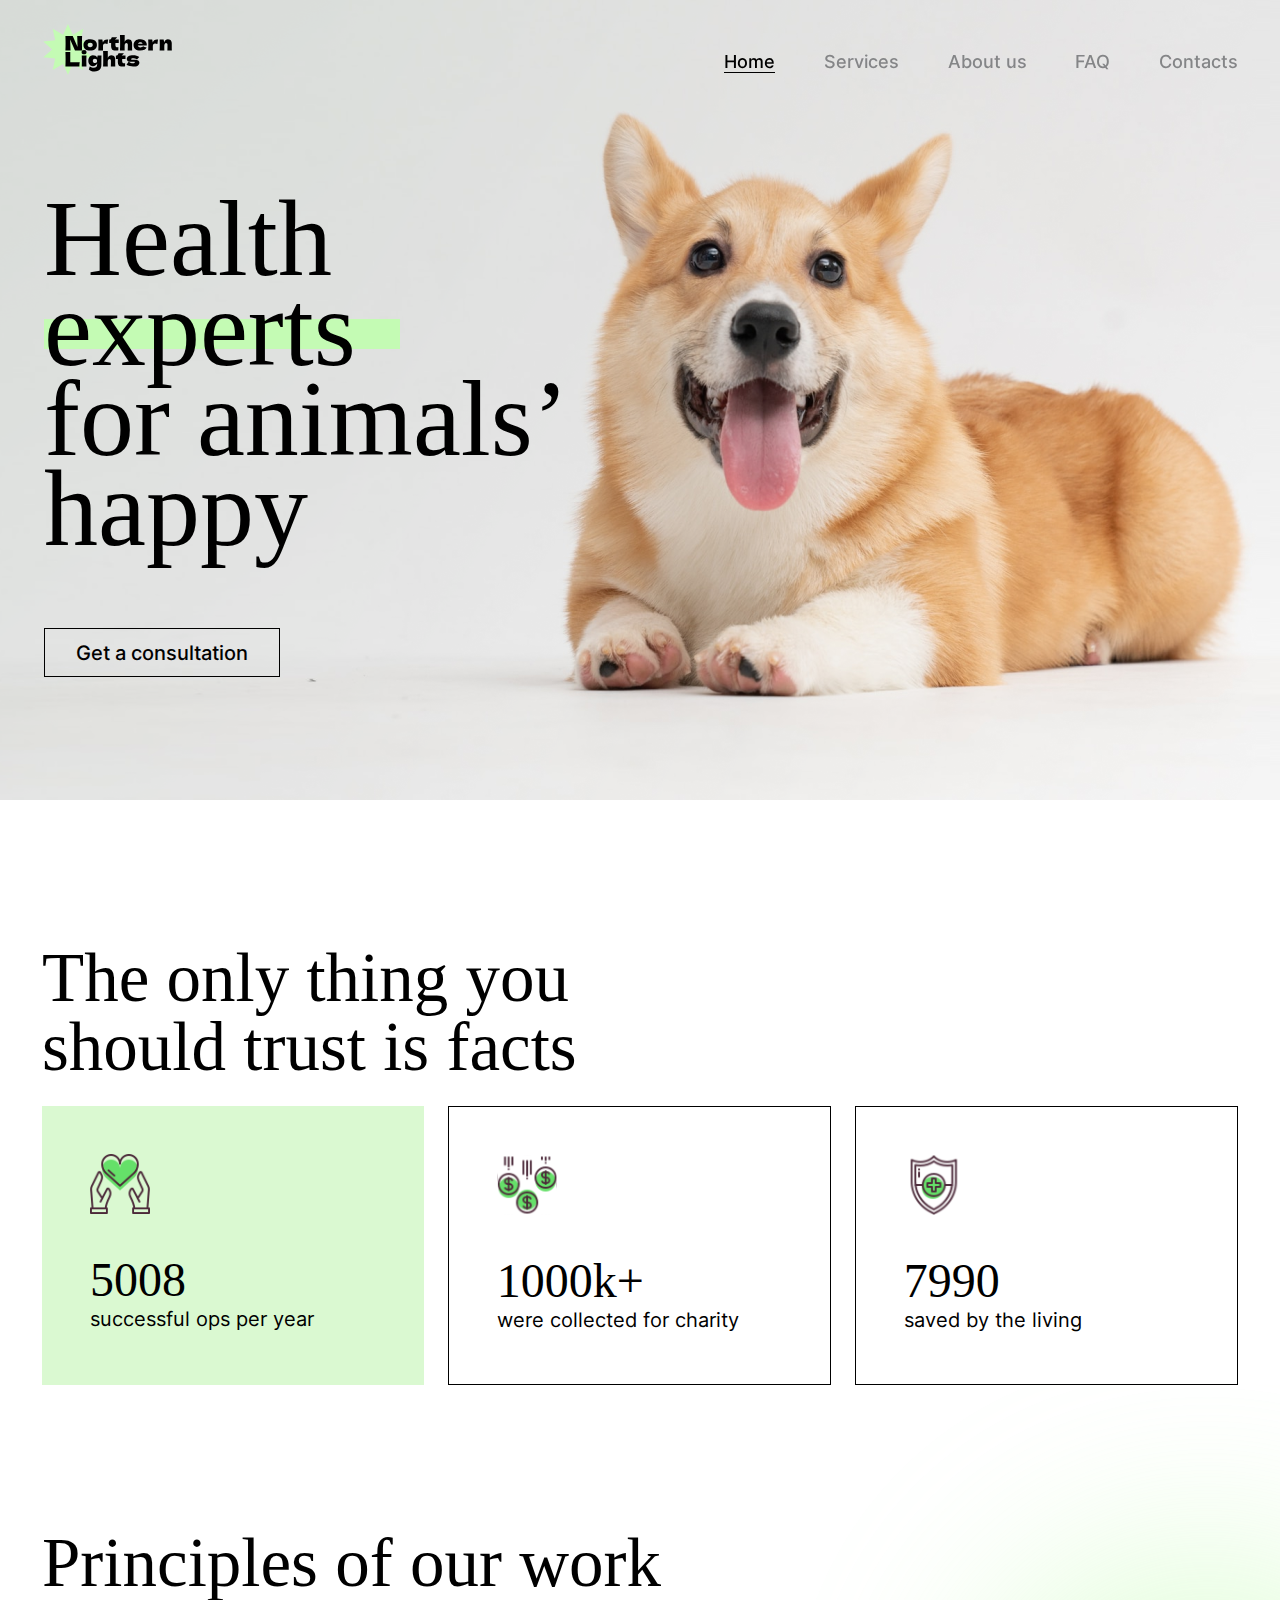
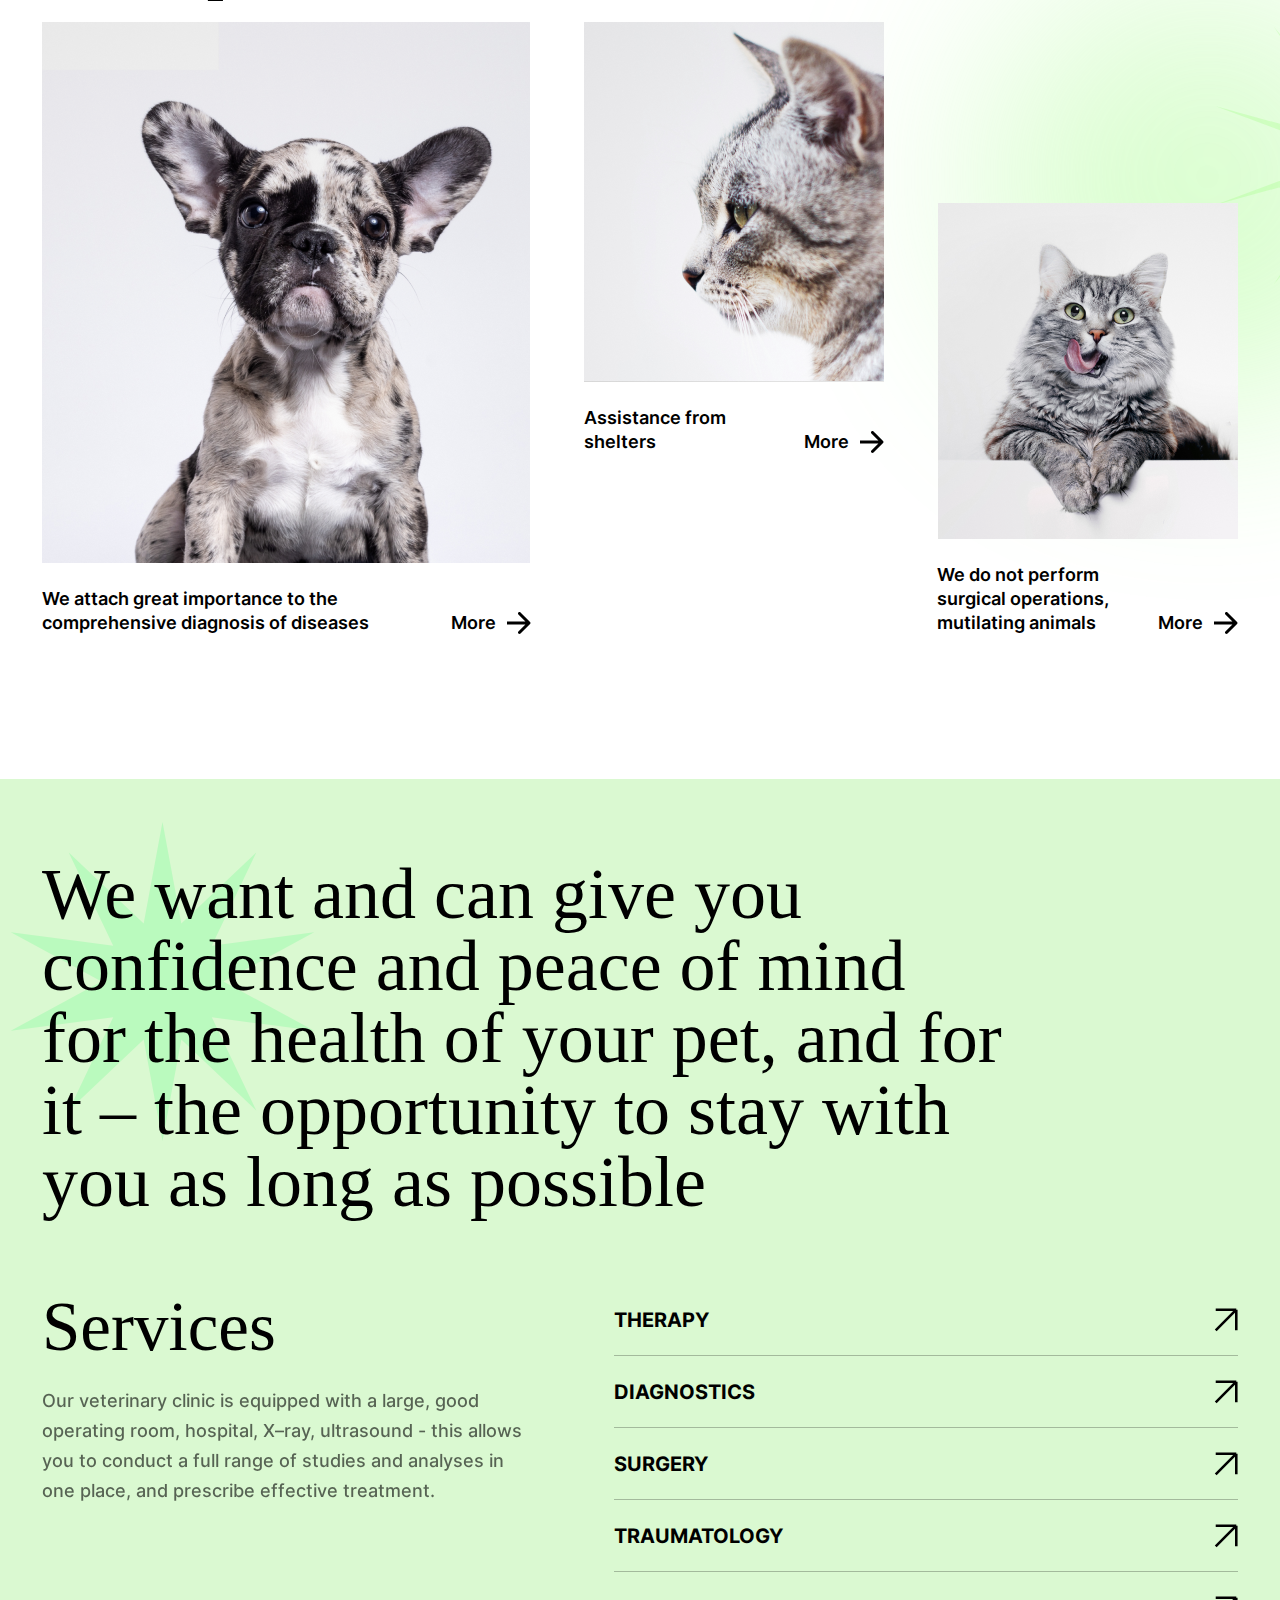
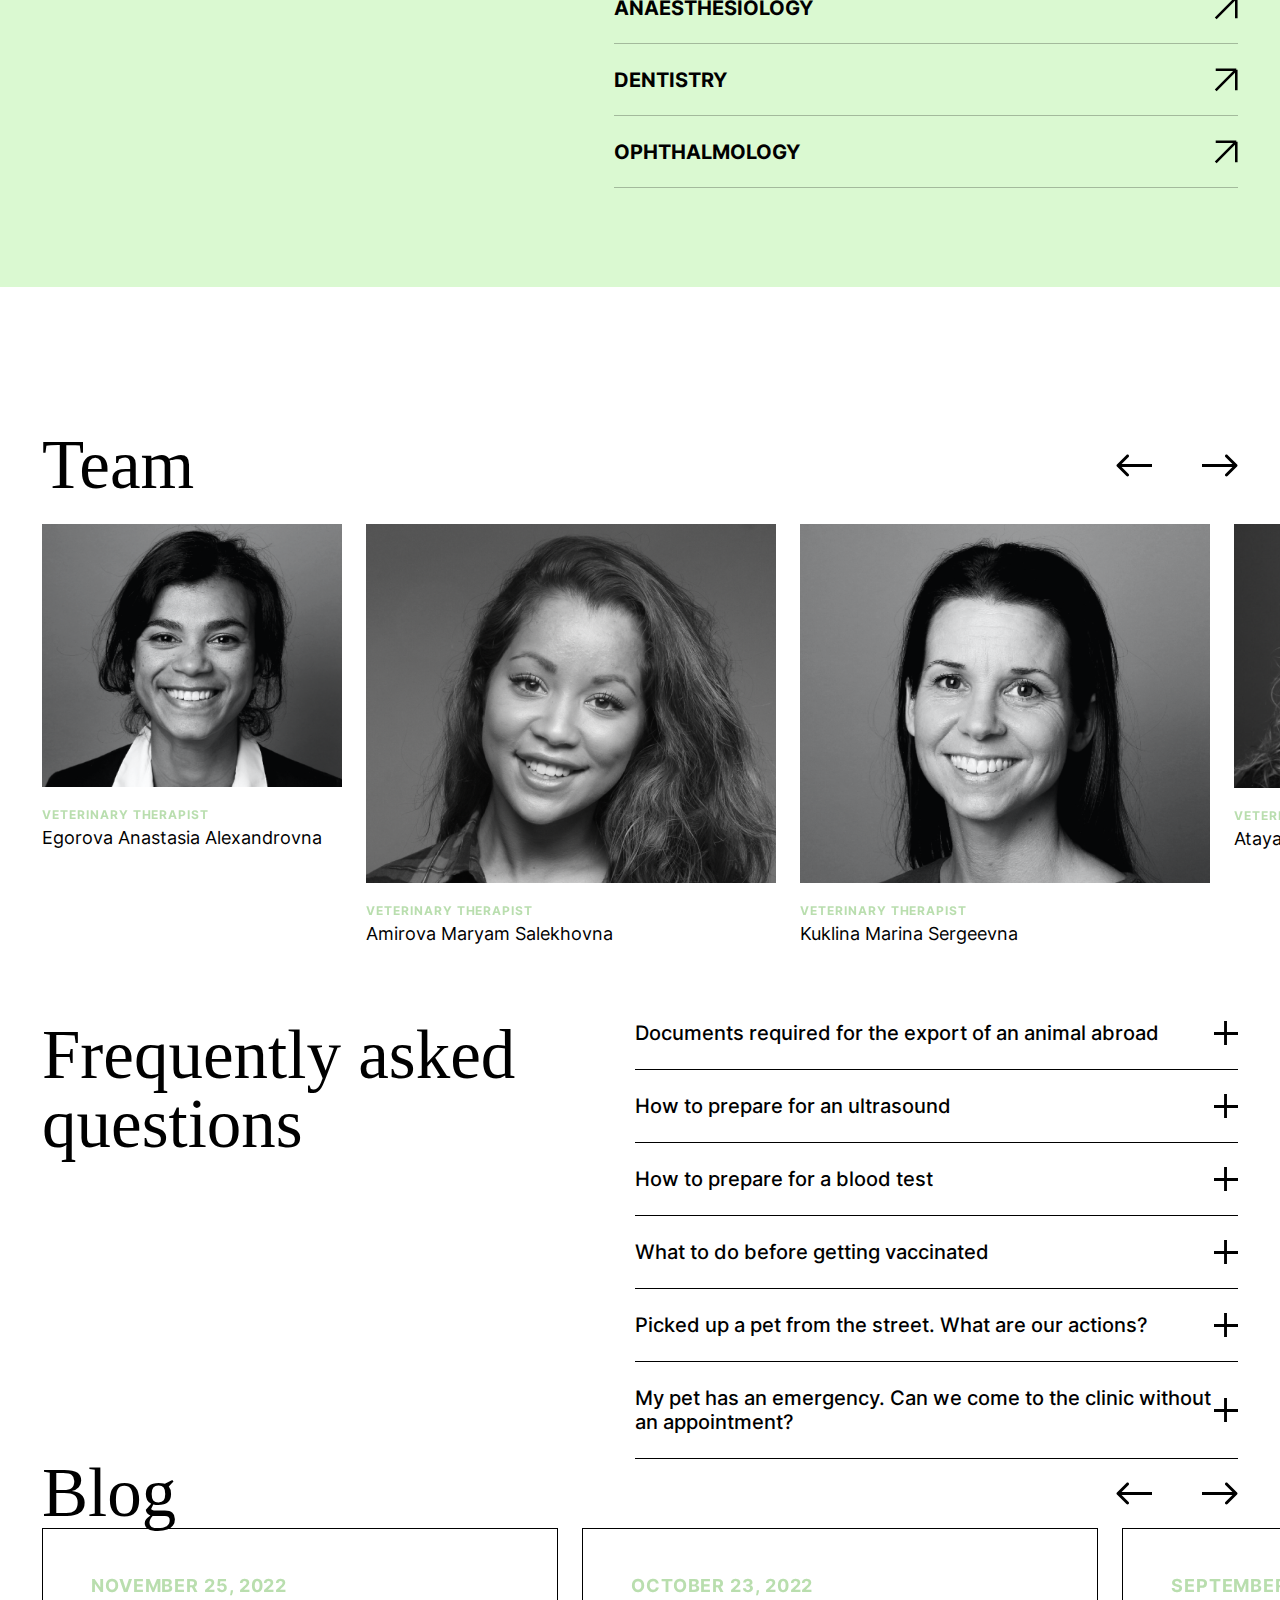
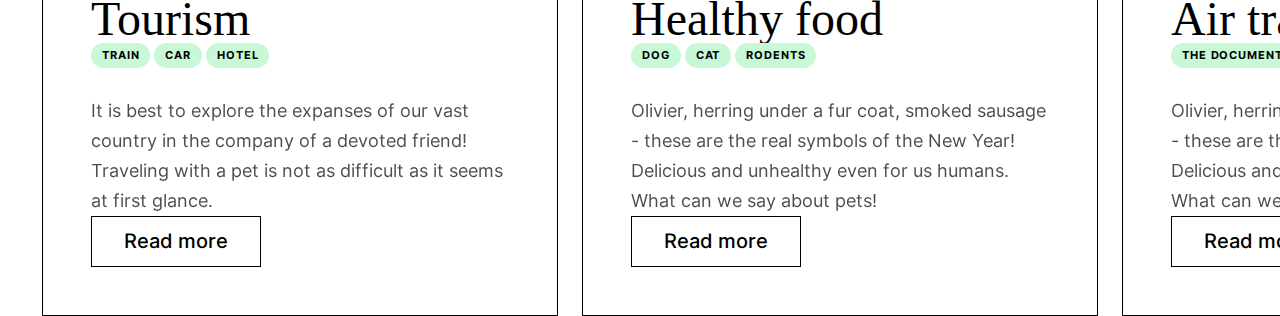
<file: index.html>
<!DOCTYPE html>
<html lang="en">
<head>
    <meta charset="UTF-8">
    <meta name="viewport" content="width=device-width, initial-scale=1.0">
    <title>Page1</title>
    <link rel="stylesheet" href="css/style.css">
</head>
<body>

	<header class="header">
			<div class="wrapper-header">
					<div class="header__logo">
							
					</div>
					
					<nav class="header__nav">
							<ul class="header__list">
									<li class="header__item">
											<a href="index.html" class="header__link selected">
													Home
											</a>
									</li>
									<li class="header__item">
											<a href="index2.html" class="header__link">
													Services
											</a>
									</li>
									<li class="header__item">
											<a href="" class="header__link">
													About&nbsp;us
											</a>
									</li>
									<li class="header__item">
											<a href="" class="header__link">
													FAQ
											</a>
									</li>
									<li class="header__item">
											<a href="" class="header__link">
													Contacts
											</a>
									</li>
							</ul>
					</nav>
			</div>
	</header>

	<main class="main">
			<div class="wrapper">
					<div class="intro-text">
							<h1 class="intro-text_heading">
									Health <span class="experts">experts</span> for&nbsp;animals’ happy
							</h1>

							<button class="button">
									<a href="" class="btn-text">
											Get a consultation
									</a>
							</button>  
					</div>    

					<div class="facts">
							<h2 class="facts-heading">
									The only thing you should trust is facts
							</h2>

							<div class="facts-list">
									<div class="fact green">
											<img src="img/svg/fact1.svg" class="fact-icon" alt="">

											<div class="fact-text">
													<p class="fact-digit">
															5008
													</p>

													<p class="fact-desc">
															successful ops per year
													</p>
											</div>
									</div>
									<div class="fact">
											<img src="img/svg/fact2.svg" class="fact-icon" alt="">

											<div class="fact-text">
													<p class="fact-digit">
															1000k+
													</p>

													<p class="fact-desc">
															were collected for charity
													</p>
											</div>
									</div>
									<div class="fact">
											<img src="img/svg/fact3.svg" class="fact-icon" alt="">

											<div class="fact-text">
													<p class="fact-digit">
															7990
													</p>

													<p class="fact-desc">
															saved by the living
													</p>
											</div>
									</div>
							</div>
					</div>
				</div>

					<!-- 3rd block -->
				<div class="principles-bg">
					<div class="principles-bg-wrapper">
						<h2 class="facts-heading">
							Principles of our work
						</h2>

						<div class="principles">

							<div class="principle1">
								<div class="pr-pic-1"></div>

								<div class="pr-desc">
									<p class="pr-text">We attach great importance to the comprehensive diagnosis of diseases</p>

									<a href="" class="more">

										<div class="more-link">
											<p class="more-text">More</p>

											<img src="img/svg/arrow-right.svg" alt="">
										</div>
					
									</a>
								</div>
								
							</div>

							<div class="principle2">
								<div class="pr-pic-2"></div>

								<div class="pr-desc">
									<p class="pr-text">Assistance from shelters</p>

									<a href="" class="more">
										
										<div class="more-link">
											<p class="more-text">More</p>

											<img src="img/svg/arrow-right.svg" alt="">
										</div>
					
									</a>
								</div>
							</div>

							<div class="principle3">
								<div class="pr-pic-3"></div>

								<div class="pr-desc">
									<p class="pr-text">We do not perform surgical operations, mutilating animals</p>

									<a href="" class="more">
										
										<div class="more-link">
											<p class="more-text">More</p>

											<img src="img/svg/arrow-right.svg" alt="">
										</div>
					
									</a>
								</div>
							</div>
						</div>
					</div>

				</div>

					<!-- 4th block -->
				<div class="block-4th">
					
					<div class="wrapper-4th">
						<img src="img/svg/services-star.svg" alt="" class="bg-star">

						<h2 class="heading-4th">
							We want and can give you confidence and peace of mind for the health of your pet, and for it – the opportunity to stay with you as long as possible
						</h2>
						

						<div class="services-block">

							<div class="services-left">
								<h2 class="services-heading">
									Services
								</h2>
	
								<p class="services-desc">
									Our veterinary clinic is equipped with a large, good operating room, hospital, X–ray, ultrasound - this allows you to conduct a full range of studies and analyses in one place, and prescribe effective treatment.
								</p>
							</div>

							<ul class="services-list">
								<li class="services-item">
									<a href="" class="services-link">
										<p class="services-name">therapy</p>

										<img src="img/svg/services-link-arrow.svg" alt="">
									</a>
								</li>
								<li class="services-item">
									<a href="" class="services-link">
										<p class="services-name">diagnostics</p>
										
										<img src="img/svg/services-link-arrow.svg" alt="">
									</a>
								</li>
								<li class="services-item">
									<a href="" class="services-link">
										<p class="services-name">surgery</p>
										
										<img src="img/svg/services-link-arrow.svg" alt="">
									</a>
								</li>
								<li class="services-item">
									<a href="" class="services-link">
										<p class="services-name">traumatology</p>
										
										<img src="img/svg/services-link-arrow.svg" alt="">
									</a>
								</li>
								<li class="services-item">
									<a href="" class="services-link">
										<p class="services-name">anaesthesiology</p>
										
										<img src="img/svg/services-link-arrow.svg" alt="">
									</a>
								</li>
								<li class="services-item">
									<a href="" class="services-link">
										<p class="services-name">dentistry</p>
										
										<img src="img/svg/services-link-arrow.svg" alt="">
								</a>
								</li>
								<li class="services-item">
									<a href="" class="services-link">
										<p class="services-name">ophthalmology</p>
										
										<img src="img/svg/services-link-arrow.svg" alt="">
									</a>
								</li>
							</ul>
							
						</div>
					</div>
				</div>

					<!-- 5th block -->
				<div class="block-5th">

					<div class="wrapper-5th">

						<div class="heading-5th">

							<h2>Team</h2>

							<div class="arrows">

								<button class="arrow-left"></button>
								<button class="arrow-right"></button>

							</div>

						</div>

						<div class="slider">
							<div class="slider-line">
								<div class="slider-card">
									<img src="img/png/woman1.png" alt="woman1" class="slider-photo" >
									<p class="worker">Veterinary therapist</p>
									<p class="worker-name">Egorova Anastasia Alexandrovna</p>
								</div>
								<div class="slider-card">
									<img src="img/png/woman2.png" alt="woman2" class="slider-photo">
									<p class="worker">Veterinary therapist</p>
									<p class="worker-name">Amirova Maryam Salekhovna</p>
								</div>
								<div class="slider-card">
									<img src="img/png/woman3.png" alt="woman3" class="slider-photo">
									<p class="worker">Veterinary therapist</p>
									<p class="worker-name">Kuklina Marina Sergeevna</p>
								</div>
								<div class="slider-card">
									<img src="img/png/woman4.png" alt="woman3" class="slider-photo">
									<p class="worker">Veterinary therapist</p>
									<p class="worker-name">Atayan Rita Alexandrovna</p>
								</div>
							</div>
						</div>

					</div>

				</div>

					<!-- 6th block -->
				<div class="block-6th">
					<div class="wrapper-6th">
						<div class="content-6th">
							<h2>Frequently asked questions</h2>

							<ul class="questions-list">
								<li class="question-link">
									<a href="" class="link-container">
										<p>Documents required for the export of an animal abroad</p>
										<img src="img/svg/plus-questions.svg" alt="">
									</a>
								</li>
								<li class="question-link">
									<a href="" class="link-container">
										<p>How to prepare for an ultrasound</p>
										<img src="img/svg/plus-questions.svg" alt="">
									</a>
								</li>
								<li class="question-link">
									<a href="" class="link-container">
										<p>How to prepare for a blood test</p>
										<img src="img/svg/plus-questions.svg" alt="">
									</a>
								</li>
								<li class="question-link">
									<a href="" class="link-container">
										<p>What to do before getting vaccinated</p>
										<img src="img/svg/plus-questions.svg" alt="">
									</a>
								</li>
								<li class="question-link">
									<a href="" class="link-container">
										<p>Picked up a pet from the street. What are our actions?</p>
										<img src="img/svg/plus-questions.svg" alt="">
									</a>
								</li>
								<li class="question-link">
									<a href="" class="link-container">
										<p>My pet has an emergency. Can we come to the clinic without an appointment?</p>
										<img src="img/svg/plus-questions.svg" alt="">
									</a>
								</li>
							</ul>
						</div>
					</div>
				</div>

					<!-- 7th block -->
				<div class="block-7th">
					<div class="wrapper-7th">
						<div class="heading-7th">

							<h2>Blog</h2>
							<div class="arrows">

								<button class="arrow-left arrow-left-blog"></button>
								<button class="arrow-right arrow-right-blog"></button>

							</div>

						</div>

						<div class="slider-blog">
							<div class="slider-line-blog">
								<div class="slider-card-blog">

									<div class="card-top">
										<p class="card-date">november 25, 2022</p>
										<h3 class="card-heading">Tourism</h3>
										<div class="card-tags">
											<p>train</p>
											<p>car</p>
											<p>hotel</p>
										</div>
									</div>
									<div class="card-bottom">
										<p class="card-desc">It is best to explore the expanses of our vast country in the company of a devoted friend! Traveling with a pet is not as difficult as it seems at first glance.</p>
										<button class="card-read-more">Read more</button>
									</div>
								</div>

								<div class="slider-card-blog">
									<div class="card-top">
										<p class="card-date">october 23, 2022</p>
										<h3 class="card-heading">Healthy food</h3>
										<div class="card-tags">
											<p>dog</p>
											<p>cat</p>
											<p>rodents</p>
										</div>
									</div>

									<div class="card-bottom">
										<p class="card-desc">Olivier, herring under a fur coat, smoked sausage - these are the real symbols of the New Year! Delicious and unhealthy even for us humans. What can we say about pets!</p>
										<button class="card-read-more">Read more</button>
									</div>
								</div>

								<div class="slider-card-blog">
									<div class="card-top">
										<p class="card-date">september 23, 2022</p>
										<h3 class="card-heading">Air travel</h3>
										<div class="card-tags">
											<p>the documents</p>
											<p>standards</p>
											<p>air carrier rules</p>
										</div>
									</div>

									<div class="card-bottom">
										<p class="card-desc">Olivier, herring under a fur coat, smoked sausage - these are the real symbols of the New Year! Delicious and unhealthy even for us humans. What can we say about pets!</p>
										<button class="card-read-more">Read more</button>
									</div>
								</div>

							</div>
						</div>
					</div>
				</div>
	</main>
	<script src="js/script.js"></script>
</body>
</html>
</file>
<file: css/style.css>
/* reset */

html, body, div, span, applet, object, iframe,
h1, h2, h3, h4, h5, h6, p, blockquote, pre,
a, abbr, acronym, address, big, cite, code,
del, dfn, em, img, ins, kbd, q, s, samp,
small, strike, strong, sub, sup, tt, var,
b, u, i, center,
dl, dt, dd, ol, ul, li,
fieldset, form, label, legend,
table, caption, tbody, tfoot, thead, tr, th, td,
article, aside, canvas, details, embed, 
figure, figcaption, footer, header, hgroup, 
menu, nav, output, ruby, section, summary,
time, mark, audio, video {
	margin: 0;
	padding: 0;
	border: 0;
	font-size: 100%;
	font: inherit;
	vertical-align: baseline;
}
/* HTML5 display-role reset for older browsers */
article, aside, details, figcaption, figure, 
footer, header, hgroup, menu, nav, section {
	display: block;
}
body {
	line-height: 1;
}
ol, ul {
	list-style: none;
}
blockquote, q {
	quotes: none;
}
blockquote:before, blockquote:after,
q:before, q:after {
	content: '';
	content: none;
}
table {
	border-collapse: collapse;
	border-spacing: 0;
}

/* inter-100 - latin */
@font-face {
  font-display: swap; /* Check https://developer.mozilla.org/en-US/docs/Web/CSS/@font-face/font-display for other options. */
  font-family: 'Inter';
  font-style: normal;
  font-weight: 100;
  src: url('../fonts/inter-v13-latin-100.woff2') format('woff2'); /* Chrome 36+, Opera 23+, Firefox 39+, Safari 12+, iOS 10+ */
}
/* inter-200 - latin */
@font-face {
  font-display: swap; /* Check https://developer.mozilla.org/en-US/docs/Web/CSS/@font-face/font-display for other options. */
  font-family: 'Inter';
  font-style: normal;
  font-weight: 200;
  src: url('../fonts/inter-v13-latin-200.woff2') format('woff2'); /* Chrome 36+, Opera 23+, Firefox 39+, Safari 12+, iOS 10+ */
}
/* inter-300 - latin */
@font-face {
  font-display: swap; /* Check https://developer.mozilla.org/en-US/docs/Web/CSS/@font-face/font-display for other options. */
  font-family: 'Inter';
  font-style: normal;
  font-weight: 300;
  src: url('../fonts/inter-v13-latin-300.woff2') format('woff2'); /* Chrome 36+, Opera 23+, Firefox 39+, Safari 12+, iOS 10+ */
}
/* inter-regular - latin */
@font-face {
  font-display: swap; /* Check https://developer.mozilla.org/en-US/docs/Web/CSS/@font-face/font-display for other options. */
  font-family: 'Inter';
  font-style: normal;
  font-weight: 400;
  src: url('../fonts/inter-v13-latin-regular.woff2') format('woff2'); /* Chrome 36+, Opera 23+, Firefox 39+, Safari 12+, iOS 10+ */
}
/* inter-500 - latin */
@font-face {
  font-display: swap; /* Check https://developer.mozilla.org/en-US/docs/Web/CSS/@font-face/font-display for other options. */
  font-family: 'Inter';
  font-style: normal;
  font-weight: 500;
  src: url('../fonts/inter-v13-latin-500.woff2') format('woff2'); /* Chrome 36+, Opera 23+, Firefox 39+, Safari 12+, iOS 10+ */
}
/* inter-600 - latin */
@font-face {
  font-display: swap; /* Check https://developer.mozilla.org/en-US/docs/Web/CSS/@font-face/font-display for other options. */
  font-family: 'Inter';
  font-style: normal;
  font-weight: 600;
  src: url('../fonts/inter-v13-latin-600.woff2') format('woff2'); /* Chrome 36+, Opera 23+, Firefox 39+, Safari 12+, iOS 10+ */
}
/* inter-700 - latin */
@font-face {
  font-display: swap; /* Check https://developer.mozilla.org/en-US/docs/Web/CSS/@font-face/font-display for other options. */
  font-family: 'Inter';
  font-style: normal;
  font-weight: 700;
  src: url('../fonts/inter-v13-latin-700.woff2') format('woff2'); /* Chrome 36+, Opera 23+, Firefox 39+, Safari 12+, iOS 10+ */
}
/* inter-800 - latin */
@font-face {
  font-display: swap; /* Check https://developer.mozilla.org/en-US/docs/Web/CSS/@font-face/font-display for other options. */
  font-family: 'Inter';
  font-style: normal;
  font-weight: 800;
  src: url('../fonts/inter-v13-latin-800.woff2') format('woff2'); /* Chrome 36+, Opera 23+, Firefox 39+, Safari 12+, iOS 10+ */
}
/* inter-900 - latin */
@font-face {
  font-display: swap; /* Check https://developer.mozilla.org/en-US/docs/Web/CSS/@font-face/font-display for other options. */
  font-family: 'Inter';
  font-style: normal;
  font-weight: 900;
  src: url('../fonts/inter-v13-latin-900.woff2') format('woff2'); /* Chrome 36+, Opera 23+, Firefox 39+, Safari 12+, iOS 10+ */
}

/* reset end */

body {
	overflow-x: hidden; 
}

html{
	box-sizing: border-box;
}

*, *::before, *::after{
	box-sizing: inherit;
}


/* header start */

.header__logo{
  background: url(../img/svg/logo.svg);
  width: 133px;
  height: 51px;
}

.header{
  position: fixed;
  width: 100%;
	z-index: 3;
}

.wrapper-header{
  max-width: 1196px;
  margin: 24px auto 0 auto;
  display: flex;
  justify-content: space-between;
}

.header__nav{
  display: flex;
  justify-content: end;
  align-items: end;
}

.header__list{
  display: flex;
  gap: 48.7px;
}

.header__link{
  text-align: center;
  font-family: 'Inter';
  font-size: 18px;
  font-style: normal;
  font-weight: 500;
  line-height: 27px;
  color: #848587;
  text-decoration: none;
  transition-duration: 0.2s;
}

.header__link:hover{
  color: #65E069;
}

.header__link.selected{
  color: #000;
  border-bottom: 1px solid;
}

/* header end */

/* intro start */

main{
  background: url(../img/png/intro-pic-1920.png) no-repeat center;
  height: 800px;
  background-size: cover;
  width: auto;
}

.wrapper{
  display: flex;
  flex-direction: column;
  max-width: 1196px;
  margin: 0 auto 0 auto;
}

.intro-text_heading{
  color: #000;
  font-family: "Kolobov New Mexika";
  font-size: 108px;
  font-style: normal;
  font-weight: 400;
  line-height: 90px;
  margin-bottom: 74px;
  
}

.experts {
  position: relative;
  display: inline-block;
  z-index: 1;
}
 
.experts::after {
  content: "";
  display: block;
  position: absolute;
  bottom: 25px;
  width: 356px;
  height: 30px;
  background: #C4FBB4;
  z-index: -1;
}

.intro-text{
  max-width: 546px;
  padding: 194px 0 0 2px;
  margin-bottom: 123px;
}

button{
  border: 1px solid #000;
  background: transparent;
  padding: 9px 31px 8px 31px;
  text-align: center;
}


.btn-text{
  font-style: normal;
  font-weight: 500;
  line-height: 30px;
  font-size: 20px;
  font-family: Inter;
  color: #000;
  text-decoration: none;
}

/* intro end */

/* 2nd block start */

.facts{
	margin-top: 144px;
  display: flex;
  flex-direction: column;
  gap: 24px;
}

.facts-heading{
  color: #000;
  font-family: "Kolobov New Mexika";
  font-size: 69px;
  font-style: normal;
  font-weight: 400;
  line-height: 69px;
  max-width: 664px; 
}

.facts-list{
  display: flex;
  justify-content: space-between;
  gap: 24px;
}

.fact{
  display: flex;
  flex-direction: column;
  padding: 48px;
  gap: 42px;
  width: 100%;
  border: 1px solid #000;
}

.fact-icon{
  width: 60px;
  height: 60px;
}

.fact-digit{
  font-variant-numeric: lining-nums tabular-nums;
  font-feature-settings: 'clig' off, 'liga' off;
  color: #000;
  font-family: "Kolobov New Mexika";
  font-size: 48px;
  font-style: normal;
  font-weight: 400;
  line-height: 48px;
}

.fact-desc{
  color: #000;
  font-family: Inter;
  font-size: 20px;
  font-style: normal;
  font-weight: 400;
  line-height: 31px; 
}

.fact.green{
  background: #DAF9D1;
  border: none;
}

/* 2nd block end */


/* 3rd block start */

.principles{
	display: flex;
	justify-content: space-between;
	gap: 53px;
}

.principle1{
	flex: 40.8%;
}

.principle2, .principle3{
	flex: 25.1%;
}

.pr-pic-1{
	height: 541px;
	background: url(../img/png/principles1.png) no-repeat;
	background-position: center;
}

.pr-pic-2{
	height: 360px;
	background: url(../img/png/principles2.png) no-repeat;
	background-position: center;
}

.pr-pic-3{
	height: 336px;
	background: url(../img/png/principles3.png) no-repeat;
	background-position: center;
}

.principle1, .principle2, .principle3{
	display: flex;
	flex-direction: column;
	gap: 24px;
}

.principle3{
	align-self: end;
}

.pr-desc{
	display: flex;
	gap: 48px;
	align-items: end;
}

.pr-text{
	width: 100%;
}

.more{
	text-decoration: none;
}

.more-link{
	display: flex;
	gap: 11px;
	align-items: center;
}

.more-text, .pr-text{
	font-family: Inter;
	font-weight: 600;
	font-size: 18px;
	line-height: 133%;
	color: #000;
}

.principles-bg{
	background: url(../img/svg/principles-bg.svg) no-repeat;
	background-position: 780px -36px;
	max-height: 880px;
}

.principles-bg-wrapper{
	padding-top: 144px;
	display: flex;
  flex-direction: column;
	gap: 24px;
  max-width: 1196px;
  margin: 0 auto;
}


/* 3rd block end */


/* 4th block start */

.block-4th{
	margin-top: 144px;
	background-color: #DAF9D1;
}

.wrapper-4th{
	max-width: 1196px;
	margin: 0 auto;
	position: relative;
}

.bg-star {
	position: absolute;
	top: 43px;
	left: -32px;
}

.heading-4th{
	padding-top: 79px;
	position: relative;
	margin-bottom: 90px;
	max-width: 960px;
	font-family: "Kolobov New Mexika";
	font-weight: 400;
	font-size: 72px;
	line-height: 100%;
	color: #000;
}

.services-heading{
	font-family: "Kolobov New Mexika";
	font-weight: 400;
	font-size: 69px;
	line-height: 100%;
	color: #000;
}

.services-desc {
	max-width: 485px;
	font-family: Inter;
	font-weight: 500;
	font-size: 18px;
	line-height: 167%;
	color: #000;
	opacity: 0.6;
}

.services-block{
	display: flex;
	justify-content: space-between;
}

.services-left{
	display: flex;
	flex-direction: column;
	gap: 24px;
	position: relative;
	top: -15px;
}

.services-list{
	display: flex;
	flex-direction: column;
	gap: 24px;
	padding-bottom: 99px;
}

.services-item{
	width: 624px;
	height: 48px;
	border-bottom: 1px solid rgba(0, 0, 0, 0.25);
}

.services-link {
	display: flex;
	height: 100%;
	justify-content: space-between;
	text-decoration: none;
}

.services-link img{
	width: 24px;
	height: 24px;
}

.services-name{
	font-family: Inter;
	font-weight: 700;
	font-size: 20px;
	line-height: 120%;
	text-transform: uppercase;
	color: #000;
}
/* 4th block end */

/* 5th block start */

.block-5th{
	margin-top: 144px;
}

.wrapper-5th{
	max-width: 1196px;
	margin: 0 auto;
}

.heading-5th{
	display: flex;
	justify-content: space-between;
	margin-bottom: 24px;
}

.heading-5th h2{
	font-family: "Kolobov New Mexika";
	font-weight: 400;
	font-size: 69px;
	line-height: 100%;
	color: #000;
}

.arrows{
	display: flex;
	align-items: center;
	gap: 50px;
}

.arrows button{
	cursor: pointer;
	padding: 0;
	height: 25px;
	width: 36px;
	border: none;
 	outline: none;
}

.arrows button:hover{
	opacity: 0.6;
	transition: 0.2s;
}

.arrow-left{
	background: url(../img/svg/long-arrow-left.svg) no-repeat center;
}

.arrow-right{
	background: url(../img/svg/long-arrow-right.svg) no-repeat center;
}

.worker{
	font-family: Inter;
	font-weight: 700;
	font-size: 12px;
	line-height: 120%;
	letter-spacing: 0.08em;
	text-transform: uppercase;
	color: #52ad38;
	opacity: 0.4;
	margin-top: 18px;
}

.worker-name{
	font-family: Inter;
	font-weight: 400;
	font-size: 18px;
	line-height: 120%;
	color: #000;
	margin-top: 5px;
}

.slider{
	position: relative;
}

.slider-line{
	display: flex;
	gap: 24px;
	position: relative;
	transition: 0.4s;
	left: 0;
}

.slider-photo{
	transition: 0.4s;
}
/* 5th block end */

/* 6th block start */

.block-6th{
	margin-top: 76px;
}

.wrapper-6th{
	max-width: 1196px;
	margin: 0 auto;
}

.content-6th{
	display: flex;
	justify-content: space-between;
}

.content-6th h2{
	font-family: "Kolobov New Mexika";
	font-weight: 400;
	font-size: 69px;
	line-height: 100%;
	color: #000;	
}

.questions-list{
	display: flex;
	flex-direction: column;
	gap: 24px;
}


.link-container{
	padding-bottom: 24px;
	text-decoration: none;
	display: flex;
	justify-content: space-between;
	border-bottom: 1px solid #000;
}

.link-container p{
	font-family: Inter;
	font-weight: 500;
	font-size: 20px;
	line-height: 120%;
	color: #000;
}

/* 6th block end */

/* 7th block start */

.wrapper-7th{
	max-width: 1196px;
	margin: 0 auto;
}

.heading-7th{
	display: flex;
	justify-content: space-between;
}

.heading-7th h2{
	font-family: "Kolobov New Mexika";
	font-weight: 400;
	font-size: 69px;
	line-height: 100%;
	color: #000;
}

.slider-line-blog{
	width: 1596px;
	display: flex;
	gap: 24px;
}

.slider-card-blog {
	border: 1px solid #000;
	padding: 48px;
	width: 516px;
}

.card-top {
	display: flex;
	flex-direction: column;
	justify-content: flex-start;
	margin-bottom: 28px;
}

.card-date {
	font-family: Inter;
	font-weight: 700;
	font-size: 18px;
	line-height: 100%;
	letter-spacing: 0.05em;
	text-transform: uppercase;
	color: #a8d69b;
	opacity: 0.8;
}

.card-heading {
	font-family: "Kolobov New Mexika";
	font-weight: 400;
	font-size: 48px;
	line-height: 100%;
	color: #000;
}

.card-tags{
	display: flex;
	gap: 4px;
}

.card-tags p{
	border-radius: 21px;
	padding: 4px 11px;
	background: #c8f8d6;
	width: fit-content;

	font-family: Inter;
	font-weight: 700;
	font-size: 11px;
	line-height: 155%;
	letter-spacing: 0.08em;
	text-transform: uppercase;
	color: #000;
}

.card-bottom{
	display: flex;
	flex-direction: column;
}

.card-desc {
	align-items: start;
	font-family: Inter;
	font-weight: 400;
	font-size: 18px;
	line-height: 167%;
	color: #000;
	opacity: 0.7;
}

.card-read-more {
	font-family: Inter;
	font-weight: 500;
	font-size: 20px;
	line-height: 155%;
	text-align: center;
	color: #000;

	width: fit-content;
	border: 1px solid #000;
	padding: 9px 32px;
}

/* 7th block start */





@media screen and (max-width: 1260px){
	.wrapper, .principles-bg-wrapper, .wrapper-4th, .wrapper-5th, .wrapper-6th{
		margin: auto 32px;
	}

	.wrapper-header{
		margin: 24px 32px 0 32px;
	}

	.principles-bg{
		background-position: 470px -36px;
	}
}
</file>
